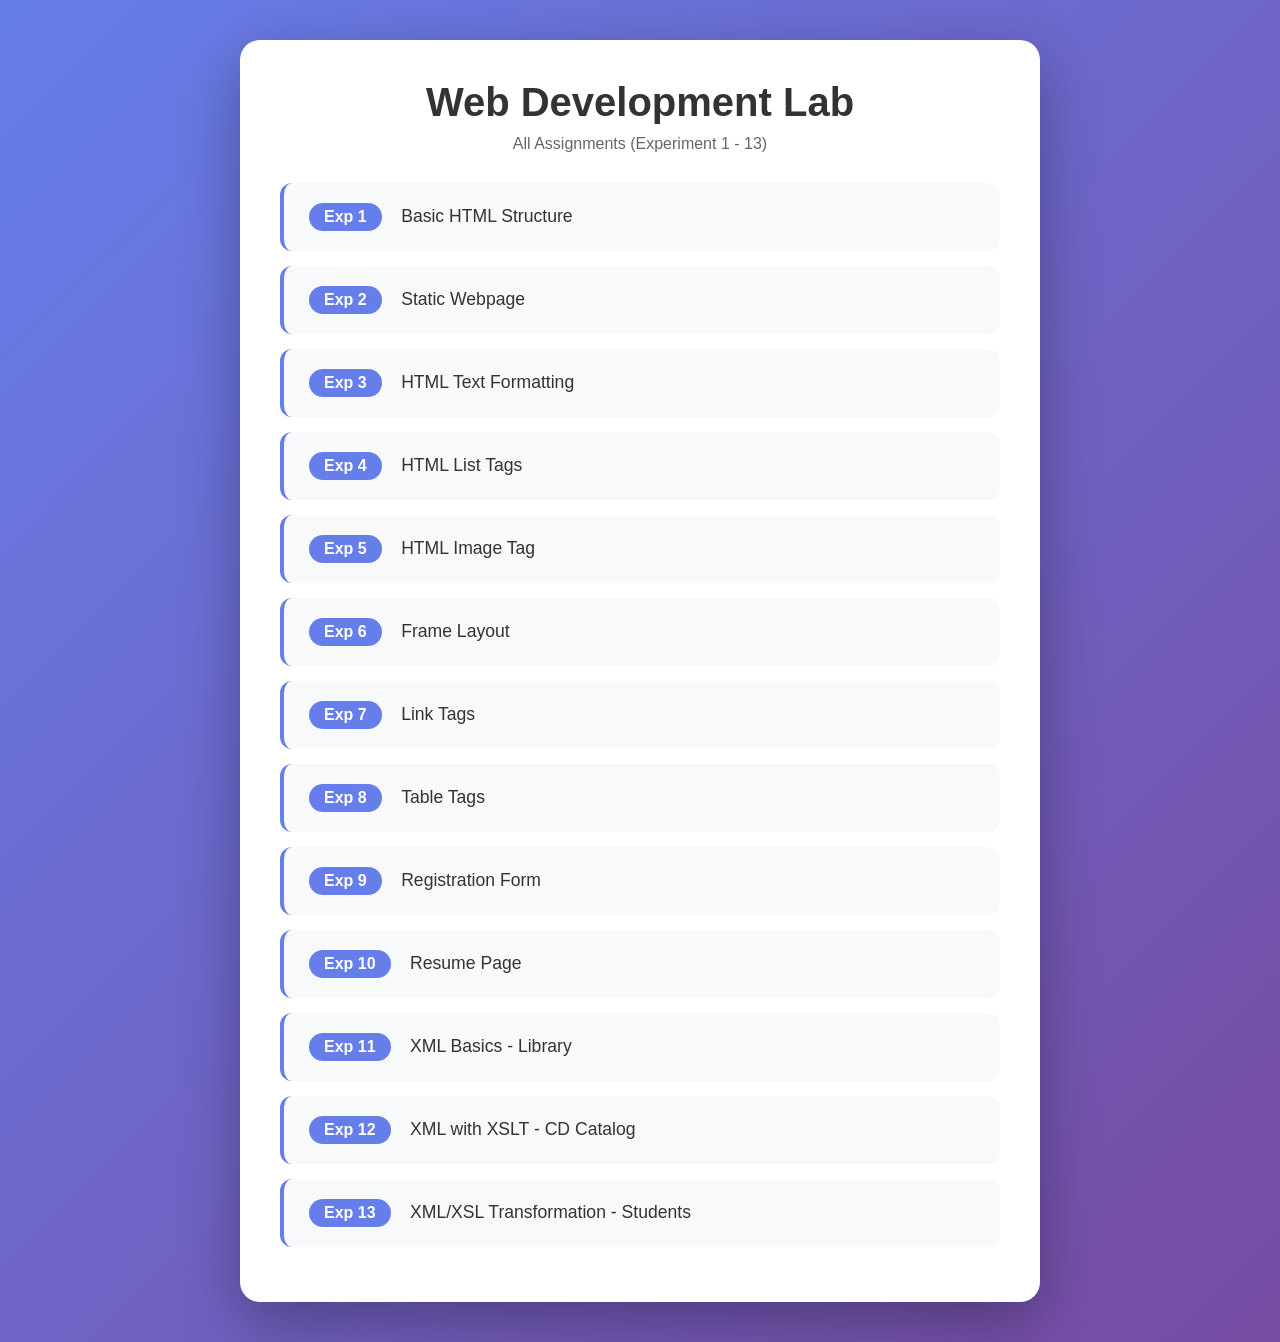
<file: index.html>
<!DOCTYPE html>
<html lang="en">
<head>
    <meta charset="UTF-8">
    <meta name="viewport" content="width=device-width, initial-scale=1.0">
    <title>Web Development Assignments</title>
    <style>
        * {
            margin: 0;
            padding: 0;
            box-sizing: border-box;
        }
        body {
            font-family: 'Segoe UI', Tahoma, Geneva, Verdana, sans-serif;
            background: linear-gradient(135deg, #667eea 0%, #764ba2 100%);
            min-height: 100vh;
            padding: 40px 20px;
        }
        .container {
            max-width: 800px;
            margin: 0 auto;
            background: white;
            border-radius: 20px;
            padding: 40px;
            box-shadow: 0 20px 60px rgba(0,0,0,0.3);
        }
        h1 {
            text-align: center;
            color: #333;
            margin-bottom: 10px;
            font-size: 2.5rem;
        }
        .subtitle {
            text-align: center;
            color: #666;
            margin-bottom: 30px;
        }
        .assignments-list {
            list-style: none;
        }
        .assignments-list li {
            margin-bottom: 15px;
        }
        .assignments-list a {
            display: block;
            padding: 20px 25px;
            background: #f8f9fa;
            border-radius: 12px;
            text-decoration: none;
            color: #333;
            transition: all 0.3s ease;
            border-left: 4px solid #667eea;
        }
        .assignments-list a:hover {
            background: #667eea;
            color: white;
            transform: translateX(10px);
            box-shadow: 0 5px 20px rgba(102, 126, 234, 0.4);
        }
        .exp-number {
            display: inline-block;
            background: #667eea;
            color: white;
            padding: 5px 15px;
            border-radius: 20px;
            font-weight: bold;
            margin-right: 15px;
            transition: all 0.3s ease;
        }
        .assignments-list a:hover .exp-number {
            background: white;
            color: #667eea;
        }
        .exp-title {
            font-size: 1.1rem;
        }
    </style>
</head>
<body>
    <div class="container">
        <h1>Web Development Lab</h1>
        <p class="subtitle">All Assignments (Experiment 1 - 13)</p>
        
        <ul class="assignments-list">
            <li>
                <a href="Exp%201.html">
                    <span class="exp-number">Exp 1</span>
                    <span class="exp-title">Basic HTML Structure</span>
                </a>
            </li>
            <li>
                <a href="Exp%202%20.html">
                    <span class="exp-number">Exp 2</span>
                    <span class="exp-title">Static Webpage</span>
                </a>
            </li>
            <li>
                <a href="Exp%203.html">
                    <span class="exp-number">Exp 3</span>
                    <span class="exp-title">HTML Text Formatting</span>
                </a>
            </li>
            <li>
                <a href="Exp%204.html">
                    <span class="exp-number">Exp 4</span>
                    <span class="exp-title">HTML List Tags</span>
                </a>
            </li>
            <li>
                <a href="Exp%205.html">
                    <span class="exp-number">Exp 5</span>
                    <span class="exp-title">HTML Image Tag </span>
                </a>
            </li>
            <li>
                <a href="Exp%206.html">
                    <span class="exp-number">Exp 6</span>
                    <span class="exp-title">Frame Layout</span>
                </a>
            </li>
            <li>
                <a href="Exp%207.html">
                    <span class="exp-number">Exp 7</span>
                    <span class="exp-title">Link Tags</span>
                </a>
            </li>
            <li>
                <a href="Exp%208.html">
                    <span class="exp-number">Exp 8</span>
                    <span class="exp-title">Table Tags</span>
                </a>
            </li>
            <li>
                <a href="Exp%209.html">
                    <span class="exp-number">Exp 9</span>
                    <span class="exp-title">Registration Form</span>
                </a>
            </li>
            <li>
                <a href="Exp10/index.html">
                    <span class="exp-number">Exp 10</span>
                    <span class="exp-title">Resume Page</span>
                </a>
            </li>
            <li>
                <a href="Exp11/library.xml">
                    <span class="exp-number">Exp 11</span>
                    <span class="exp-title">XML Basics - Library</span>
                </a>
            </li>
            <li>
                <a href="Exp%2012/cdcatlog_output.htm">
                    <span class="exp-number">Exp 12</span>
                    <span class="exp-title">XML with XSLT - CD Catalog</span>
                </a>
            </li>
            <li>
                <a href="Exp%2013/students_output.htm">
                    <span class="exp-number">Exp 13</span>
                    <span class="exp-title">XML/XSL Transformation - Students</span>
                </a>
            </li>
        </ul>
    </div>
</body>
</html>
</file>
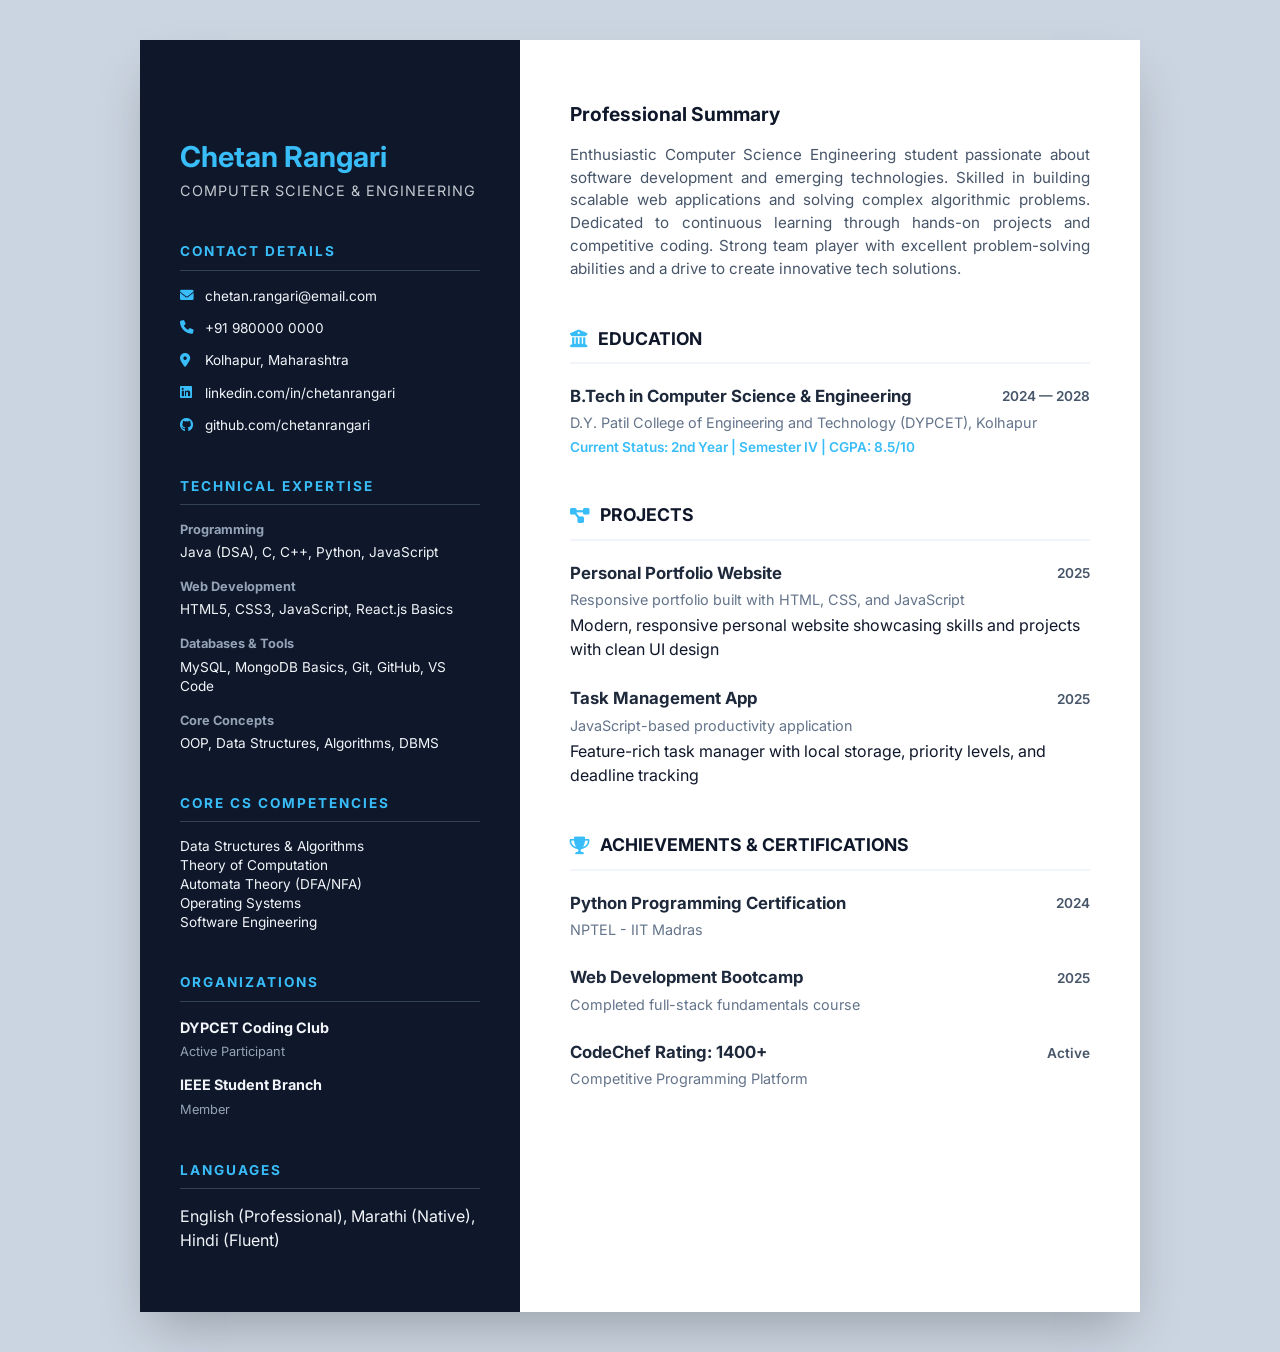
<file: Exp10/index.html>
<!DOCTYPE html>
<html lang="en">
<head>
    <meta charset="UTF-8">
    <meta name="viewport" content="width=device-width, initial-scale=1.0">
    <title>Chetan Rangari | Professional Resume</title>
    <link rel="stylesheet" href="style.css">
    <link rel="stylesheet" href="https://cdnjs.cloudflare.com/ajax/libs/font-awesome/6.0.0/css/all.min.css">
    <link href="https://fonts.googleapis.com/css2?family=Inter:wght@300;400;600;700&display=swap" rel="stylesheet">
</head>
<body>
    <div class="resume-container">
        <aside class="sidebar">
            <div class="sidebar-content">
                <section class="side-block">
                    <h1 class="name">Chetan Rangari</h1>
                    <p class="title">Computer Science & Engineering</p>
                </section>

                <section class="side-block">
                    <h3 class="side-title">Contact Details</h3>
                    <ul class="contact-list">
                        <li><i class="fas fa-envelope"></i> chetan.rangari@email.com</li>
                        <li><i class="fas fa-phone"></i> +91 980000 0000</li>
                        <li><i class="fas fa-map-marker-alt"></i> Kolhapur, Maharashtra</li>
                        <li><i class="fab fa-linkedin"></i> linkedin.com/in/chetanrangari</li>
                        <li><i class="fab fa-github"></i> github.com/chetanrangari</li>
                    </ul>
                </section>

                <section class="side-block">
                    <h3 class="side-title">Technical Expertise</h3>
                    <div class="skill-group">
                        <h4>Programming</h4>
                        <p>Java (DSA), C, C++, Python, JavaScript</p>
                    </div>
                    <div class="skill-group">
                        <h4>Web Development</h4>
                        <p>HTML5, CSS3, JavaScript, React.js Basics</p>
                    </div>
                    <div class="skill-group">
                        <h4>Databases & Tools</h4>
                        <p>MySQL, MongoDB Basics, Git, GitHub, VS Code</p>
                    </div>
                    <div class="skill-group">
                        <h4>Core Concepts</h4>
                        <p>OOP, Data Structures, Algorithms, DBMS</p>
                    </div>
                </section>

                <section class="side-block">
                    <h3 class="side-title">Core CS Competencies</h3>
                    <ul class="simple-list">
                        <li>Data Structures & Algorithms</li>
                        <li>Theory of Computation</li>
                        <li>Automata Theory (DFA/NFA)</li>
                        <li>Operating Systems</li>
                        <li>Software Engineering</li>
                    </ul>
                </section>

                <section class="side-block">
                    <h3 class="side-title">Organizations</h3>
                    <div class="org-item">
                        <strong>DYPCET Coding Club</strong>
                        <span>Active Participant</span>
                    </div>
                    <div class="org-item">
                        <strong>IEEE Student Branch</strong>
                        <span>Member</span>
                    </div>
                </section>

                <section class="side-block">
                    <h3 class="side-title">Languages</h3>
                    <p>English (Professional), Marathi (Native), Hindi (Fluent)</p>
                </section>
            </div>
        </aside>

        <main class="main-body">
            <header class="main-header">
                <h2>Professional Summary</h2>
                <p>
                    Enthusiastic Computer Science Engineering student passionate about software development and emerging technologies. Skilled in building scalable web applications and solving complex algorithmic problems. Dedicated to continuous learning through hands-on projects and competitive coding. Strong team player with excellent problem-solving abilities and a drive to create innovative tech solutions.
                </p>
            </header>

            <section class="main-section">
                <h2 class="section-heading"><i class="fas fa-university"></i> Education</h2>
                <div class="exp-item">
                    <div class="exp-header">
                        <h3>B.Tech in Computer Science & Engineering</h3>
                        <span class="exp-date">2024 — 2028</span>
                    </div>
                    <p class="institution">D.Y. Patil College of Engineering and Technology (DYPCET), Kolhapur</p>
                    <p class="status">Current Status: 2nd Year | Semester IV | CGPA: 8.5/10</p>
                </div>
            </section>

            <section class="main-section">
                <h2 class="section-heading"><i class="fas fa-project-diagram"></i> Projects</h2>
                <div class="exp-item">
                    <div class="exp-header">
                        <h3>Personal Portfolio Website</h3>
                        <span class="exp-date">2025</span>
                    </div>
                    <p class="institution">Responsive portfolio built with HTML, CSS, and JavaScript</p>
                    <p>Modern, responsive personal website showcasing skills and projects with clean UI design</p>
                </div>
                <div class="exp-item">
                    <div class="exp-header">
                        <h3>Task Management App</h3>
                        <span class="exp-date">2025</span>
                    </div>
                    <p class="institution">JavaScript-based productivity application</p>
                    <p>Feature-rich task manager with local storage, priority levels, and deadline tracking</p>
                </div>
            </section>

            <section class="main-section">
                <h2 class="section-heading"><i class="fas fa-trophy"></i> Achievements & Certifications</h2>
                <div class="exp-item">
                    <div class="exp-header">
                        <h3>Python Programming Certification</h3>
                        <span class="exp-date">2024</span>
                    </div>
                    <p class="institution">NPTEL - IIT Madras</p>
                </div>
                <div class="exp-item">
                    <div class="exp-header">
                        <h3>Web Development Bootcamp</h3>
                        <span class="exp-date">2025</span>
                    </div>
                    <p class="institution">Completed full-stack fundamentals course</p>
                </div>
                <div class="exp-item">
                    <div class="exp-header">
                        <h3>CodeChef Rating: 1400+</h3>
                        <span class="exp-date">Active</span>
                    </div>
                    <p class="institution">Competitive Programming Platform</p>
                </div>
            </section>

        </main>
    </div>
</body>
</html>
</file>
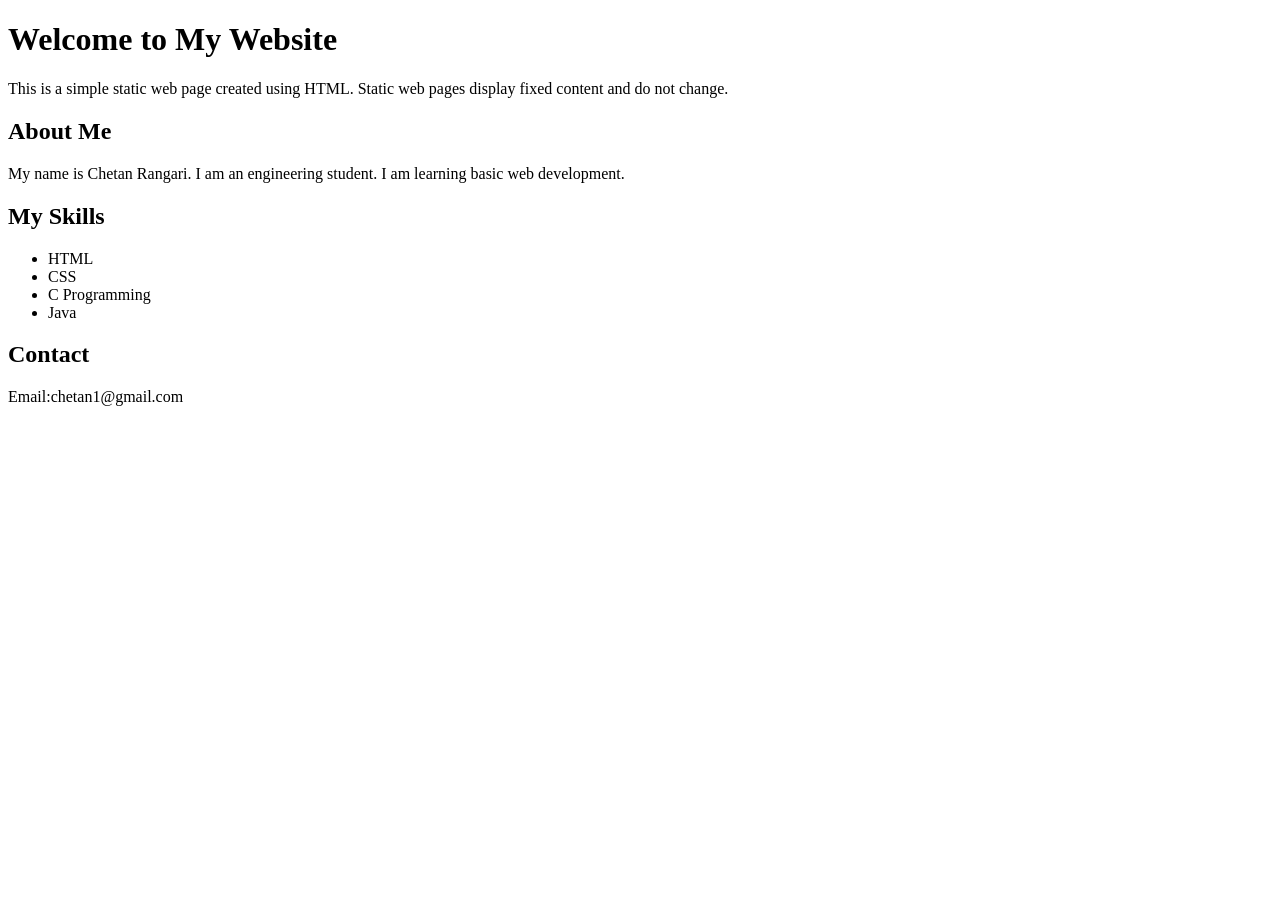
<file: Exp 2 .html>
<!DOCTYPE html>
<html>
<head>
    <title>My Static Web Page</title>
</head>

<body>

    <h1>Welcome to My Website</h1>

    <p>
        This is a simple static web page created using HTML.
        Static web pages display fixed content and do not change.
    </p>

    <h2>About Me</h2>
    <p>
        My name is Chetan Rangari. I am an engineering student.
        I am learning basic web development.
    </p>

    <h2>My Skills</h2>
    <ul>
        <li>HTML</li>
        <li>CSS</li>
        <li>C Programming</li>
        <li>Java</li>
    </ul>

    <h2>Contact</h2>
    <p>
        Email:chetan1@gmail.com
    </p>

</body>
</html>
</file>
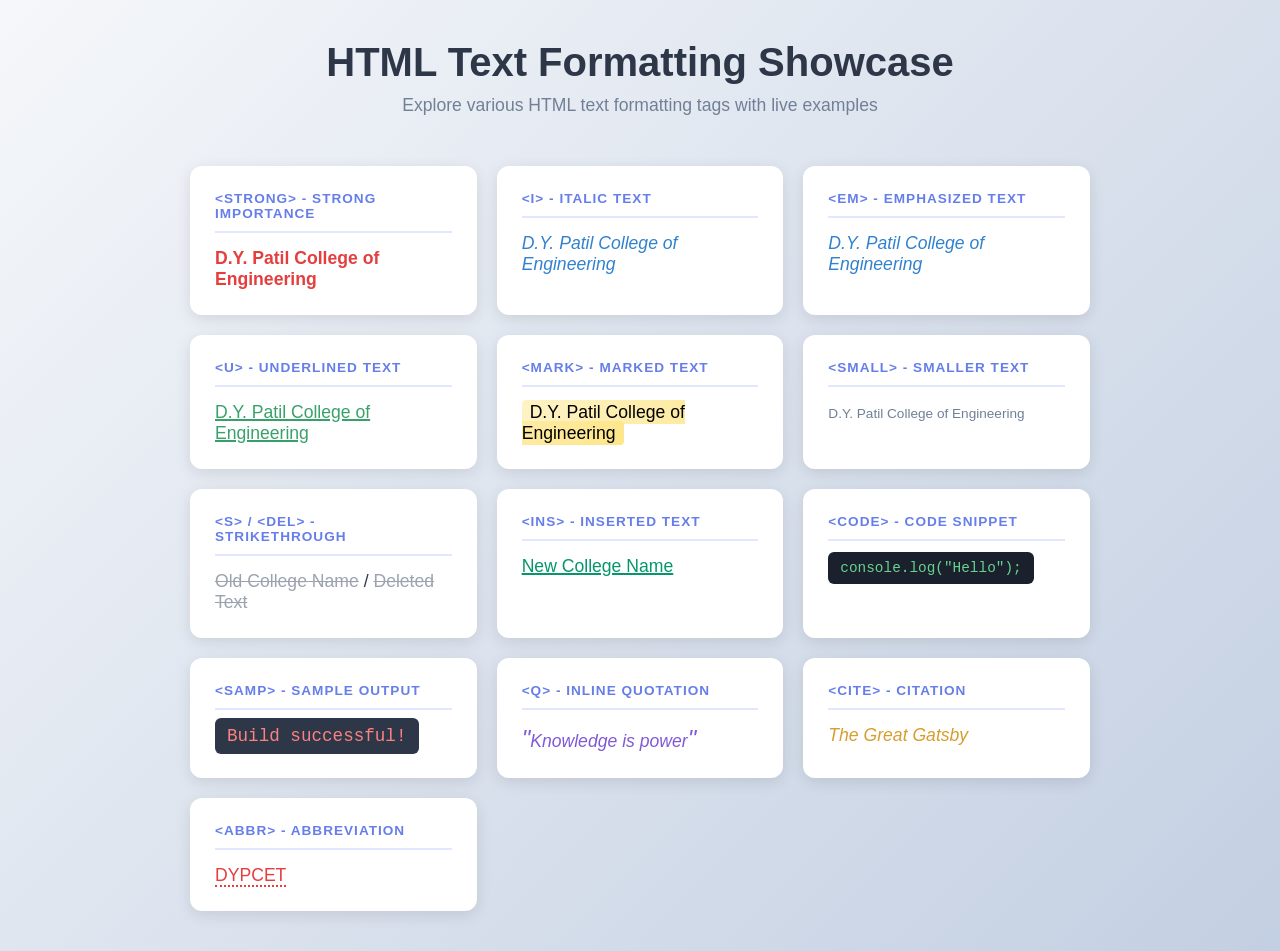
<file: Exp 3.html>
<!DOCTYPE html>
<html lang="en">
<head>
    <meta charset="UTF-8">
    <meta name="viewport" content="width=device-width, initial-scale=1.0">
    <title>HTML Text Formatting Showcase</title>
    <style>
        * {
            margin: 0;
            padding: 0;
            box-sizing: border-box;
        }

        body {
            font-family: 'Segoe UI', Tahoma, Geneva, Verdana, sans-serif;
            background: linear-gradient(135deg, #f5f7fa 0%, #c3cfe2 100%);
            min-height: 100vh;
            padding: 40px 20px;
        }

        .container {
            max-width: 900px;
            margin: 0 auto;
        }

        header {
            text-align: center;
            margin-bottom: 50px;
        }

        header h1 {
            color: #2d3748;
            font-size: 2.5rem;
            margin-bottom: 10px;
        }

        header p {
            color: #718096;
            font-size: 1.1rem;
        }

        .format-grid {
            display: grid;
            grid-template-columns: repeat(auto-fit, minmax(280px, 1fr));
            gap: 20px;
        }

        .format-card {
            background: white;
            border-radius: 12px;
            padding: 25px;
            box-shadow: 0 4px 15px rgba(0, 0, 0, 0.1);
            transition: transform 0.3s, box-shadow 0.3s;
        }

        .format-card:hover {
            transform: translateY(-5px);
            box-shadow: 0 8px 25px rgba(0, 0, 0, 0.15);
        }

        .tag-name {
            font-size: 0.85rem;
            color: #667eea;
            font-weight: 700;
            text-transform: uppercase;
            letter-spacing: 1px;
            margin-bottom: 15px;
            padding-bottom: 10px;
            border-bottom: 2px solid #e0e7ff;
        }

        .example {
            font-size: 1.1rem;
            color: #2d3748;
        }

        strong { color: #e53e3e; }
        i, em { color: #3182ce; font-style: italic; }
        u { color: #38a169; text-decoration: underline; text-decoration-color: #38a169; text-decoration-thickness: 2px; }
        mark { background: linear-gradient(120deg, #fef3c7 0%, #fde68a 100%); padding: 2px 8px; border-radius: 4px; }
        small { color: #718096; font-size: 0.85rem; }
        s, del { color: #9ca3af; text-decoration: line-through; }
        ins { color: #059669; text-decoration: underline; text-decoration-color: #059669; text-decoration-thickness: 2px; }
        code { background: #1a202c; color: #68d391; padding: 8px 12px; border-radius: 6px; font-family: 'Consolas', monospace; font-size: 0.9rem; }
        samp { background: #2d3748; color: #fc8181; padding: 8px 12px; border-radius: 6px; font-family: 'Consolas', monospace; }
        q { color: #805ad5; font-style: italic; }
        q::before { content: '"'; color: #805ad5; font-size: 1.5rem; }
        q::after { content: '"'; color: #805ad5; font-size: 1.5rem; }
        cite { color: #d69e2e; font-style: italic; }
        abbr { color: #e53e3e; border-bottom: 2px dotted #e53e3e; cursor: help; text-decoration: none; }
    </style>
</head>
<body>
    <div class="container">
        <header>
            <h1>HTML Text Formatting Showcase</h1>
            <p>Explore various HTML text formatting tags with live examples</p>
        </header>

        <div class="format-grid">
            <div class="format-card">
                <div class="tag-name">&lt;strong&gt; - Strong Importance</div>
                <div class="example"><strong>D.Y. Patil College of Engineering</strong></div>
            </div>

            <div class="format-card">
                <div class="tag-name">&lt;i&gt; - Italic Text</div>
                <div class="example"><i>D.Y. Patil College of Engineering</i></div>
            </div>

            <div class="format-card">
                <div class="tag-name">&lt;em&gt; - Emphasized Text</div>
                <div class="example"><em>D.Y. Patil College of Engineering</em></div>
            </div>

            <div class="format-card">
                <div class="tag-name">&lt;u&gt; - Underlined Text</div>
                <div class="example"><u>D.Y. Patil College of Engineering</u></div>
            </div>

            <div class="format-card">
                <div class="tag-name">&lt;mark&gt; - Marked Text</div>
                <div class="example"><mark>D.Y. Patil College of Engineering</mark></div>
            </div>

            <div class="format-card">
                <div class="tag-name">&lt;small&gt; - Smaller Text</div>
                <div class="example"><small>D.Y. Patil College of Engineering</small></div>
            </div>

            <div class="format-card">
                <div class="tag-name">&lt;s&gt; / &lt;del&gt; - Strikethrough</div>
                <div class="example"><s>Old College Name</s> / <del>Deleted Text</del></div>
            </div>

            <div class="format-card">
                <div class="tag-name">&lt;ins&gt; - Inserted Text</div>
                <div class="example"><ins>New College Name</ins></div>
            </div>

            <div class="format-card">
                <div class="tag-name">&lt;code&gt; - Code Snippet</div>
                <div class="example"><code>console.log("Hello");</code></div>
            </div>

            <div class="format-card">
                <div class="tag-name">&lt;samp&gt; - Sample Output</div>
                <div class="example"><samp>Build successful!</samp></div>
            </div>

            <div class="format-card">
                <div class="tag-name">&lt;q&gt; - Inline Quotation</div>
                <div class="example"><q>Knowledge is power</q></div>
            </div>

            <div class="format-card">
                <div class="tag-name">&lt;cite&gt; - Citation</div>
                <div class="example"><cite>The Great Gatsby</cite></div>
            </div>

            <div class="format-card">
                <div class="tag-name">&lt;abbr&gt; - Abbreviation</div>
                <div class="example"><abbr title="D.Y. Patil College of Engineering and Technology">DYPCET</abbr></div>
            </div>
        </div>
    </div>
</body>
</html>
</file>
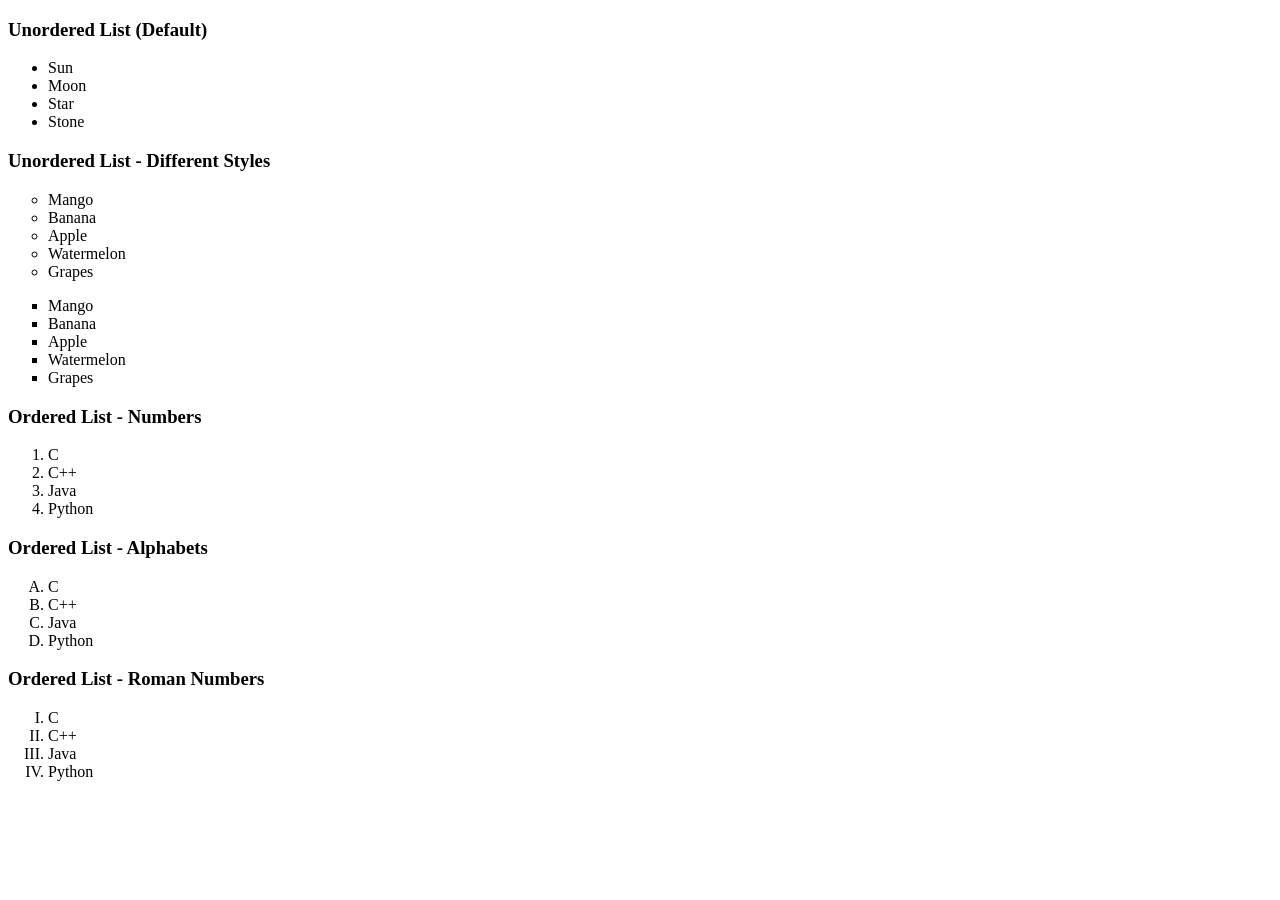
<file: Exp 4.html>
<!DOCTYPE html>
<html>
<head>
    <title>All HTML List Tags</title>
</head>

<body>

    <h3>Unordered List (Default)</h3>
    <ul>
        <li>Sun</li>
        <li>Moon</li>
        <li>Star</li>
        <li>Stone</li>
    </ul>

    <h3>Unordered List - Different Styles</h3>

    <ul type="circle">
        <li>Mango</li>
        <li>Banana</li>
        <li>Apple</li>
        <li>Watermelon</li>
        <li>Grapes</li>
    </ul>

    <ul type="square">
        <li>Mango</li>
        <li>Banana</li>
        <li>Apple</li>
        <li>Watermelon</li>
        <li>Grapes</li>
    </ul>

    <h3>Ordered List - Numbers</h3>
    <ol type="1">
        <li>C</li>
        <li>C++</li>
        <li>Java</li>
        <li>Python</li>
    </ol>

    <h3>Ordered List - Alphabets</h3>
    <ol type="A">
        <li>C</li>
        <li>C++</li>
        <li>Java</li>
        <li>Python</li>
    </ol>

    <h3>Ordered List - Roman Numbers</h3>
    <ol type="I">
        <li>C</li>
        <li>C++</li>
        <li>Java</li>
        <li>Python</li>
    </ol>

</body>
</html>
</file>
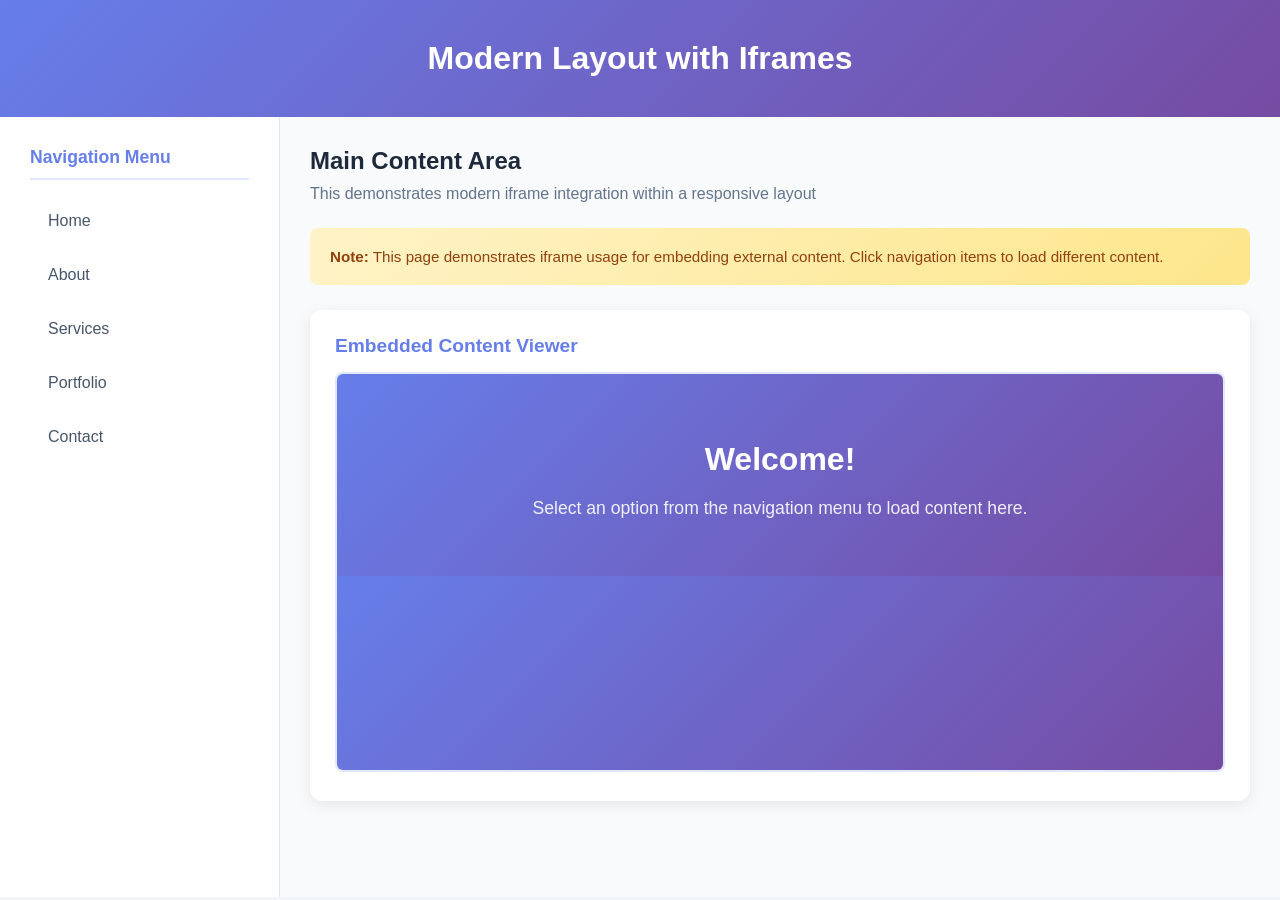
<file: Exp 6.html>
<!DOCTYPE html>
<html lang="en">
<head>
    <meta charset="UTF-8">
    <meta name="viewport" content="width=device-width, initial-scale=1.0">
    <title>Modern Layout with Iframes</title>
    <style>
        * {
            margin: 0;
            padding: 0;
            box-sizing: border-box;
        }

        body {
            font-family: 'Segoe UI', Tahoma, Geneva, Verdana, sans-serif;
            background: #f1f5f9;
            min-height: 100vh;
        }

        .header {
            background: linear-gradient(135deg, #667eea 0%, #764ba2 100%);
            color: white;
            text-align: center;
            padding: 40px 20px;
        }

        .header h1 {
            font-size: 2rem;
            font-weight: 600;
        }

        .layout-container {
            display: grid;
            grid-template-columns: 280px 1fr;
            min-height: calc(100vh - 120px);
            max-width: 1400px;
            margin: 0 auto;
        }

        .sidebar {
            background: white;
            padding: 30px;
            border-right: 1px solid #e2e8f0;
        }

        .sidebar h3 {
            color: #667eea;
            font-size: 1.1rem;
            margin-bottom: 20px;
            padding-bottom: 10px;
            border-bottom: 2px solid #e0e7ff;
        }

        .nav-menu {
            list-style: none;
        }

        .nav-menu li {
            margin-bottom: 12px;
        }

        .nav-menu a {
            display: block;
            padding: 12px 18px;
            color: #475569;
            text-decoration: none;
            border-radius: 8px;
            transition: all 0.3s;
        }

        .nav-menu a:hover {
            background: #e0e7ff;
            color: #667eea;
        }

        .main-content {
            padding: 30px;
            background: #f8fafc;
        }

        .content-header {
            margin-bottom: 25px;
        }

        .content-header h2 {
            color: #1e293b;
            font-size: 1.5rem;
            margin-bottom: 10px;
        }

        .content-header p {
            color: #64748b;
        }

        .iframe-container {
            background: white;
            border-radius: 12px;
            padding: 25px;
            box-shadow: 0 4px 15px rgba(0, 0, 0, 0.08);
        }

        .iframe-container h3 {
            color: #667eea;
            margin-bottom: 15px;
            font-size: 1.2rem;
        }

        iframe {
            width: 100%;
            height: 400px;
            border: 2px solid #e0e7ff;
            border-radius: 8px;
            background: white;
        }

        .info-box {
            background: linear-gradient(135deg, #fef3c7 0%, #fde68a 100%);
            border-radius: 8px;
            padding: 20px;
            margin-bottom: 25px;
        }

        .info-box p {
            color: #92400e;
            font-size: 0.95rem;
        }
    </style>
</head>
<body>
    <div class="header">
        <h1>Modern Layout with Iframes</h1>
    </div>

    <div class="layout-container">
        <aside class="sidebar">
            <h3>Navigation Menu</h3>
            <ul class="nav-menu">
                <li><a href="#" onclick="loadContent('home')">Home</a></li>
                <li><a href="#" onclick="loadContent('about')">About</a></li>
                <li><a href="#" onclick="loadContent('services')">Services</a></li>
                <li><a href="#" onclick="loadContent('portfolio')">Portfolio</a></li>
                <li><a href="#" onclick="loadContent('contact')">Contact</a></li>
            </ul>
        </aside>

        <main class="main-content">
            <div class="content-header">
                <h2>Main Content Area</h2>
                <p>This demonstrates modern iframe integration within a responsive layout</p>
            </div>

            <div class="info-box">
                <p><strong>Note:</strong> This page demonstrates iframe usage for embedding external content. Click navigation items to load different content.</p>
            </div>

            <div class="iframe-container">
                <h3>Embedded Content Viewer</h3>
                <iframe id="contentFrame" srcdoc='
                    <html>
                    <head>
                        <style>
                            body {
                                font-family: Arial, sans-serif;
                                padding: 40px;
                                text-align: center;
                                background: linear-gradient(135deg, #667eea 0%, #764ba2 100%);
                                color: white;
                                margin: 0;
                            }
                            h2 { font-size: 2rem; margin-bottom: 20px; }
                            p { font-size: 1.1rem; opacity: 0.9; }
                        </style>
                    </head>
                    <body>
                        <h2>Welcome!</h2>
                        <p>Select an option from the navigation menu to load content here.</p>
                    </body>
                    </html>
                '></iframe>
            </div>
        </main>
    </div>

    <script>
        function loadContent(page) {
            const frame = document.getElementById('contentFrame');
            const content = {
                home: '<h2>Home Page</h2><p>Welcome to the home section of this demo.</p>',
                about: '<h2>About Us</h2><p>This is a demonstration of modern iframe usage.</p>',
                services: '<h2>Our Services</h2><p>We provide web development and design services.</p>',
                portfolio: '<h2>Portfolio</h2><p>Check out our latest projects and achievements.</p>',
                contact: '<h2>Contact Us</h2><p>Get in touch through our contact form.</p>'
            };
            
            frame.srcdoc = `
                <html>
                <head>
                    <style>
                        body {
                            font-family: Arial, sans-serif;
                            padding: 40px;
                            text-align: center;
                            background: linear-gradient(135deg, #667eea 0%, #764ba2 100%);
                            color: white;
                            margin: 0;
                            min-height: 100vh;
                            display: flex;
                            flex-direction: column;
                            justify-content: center;
                            align-items: center;
                        }
                        h2 { font-size: 2rem; margin-bottom: 20px; }
                        p { font-size: 1.1rem; opacity: 0.9; }
                    </style>
                </head>
                <body>${content[page] || content.home}</body>
                </html>
            `;
        }
    </script>
</body>
</html>
</file>
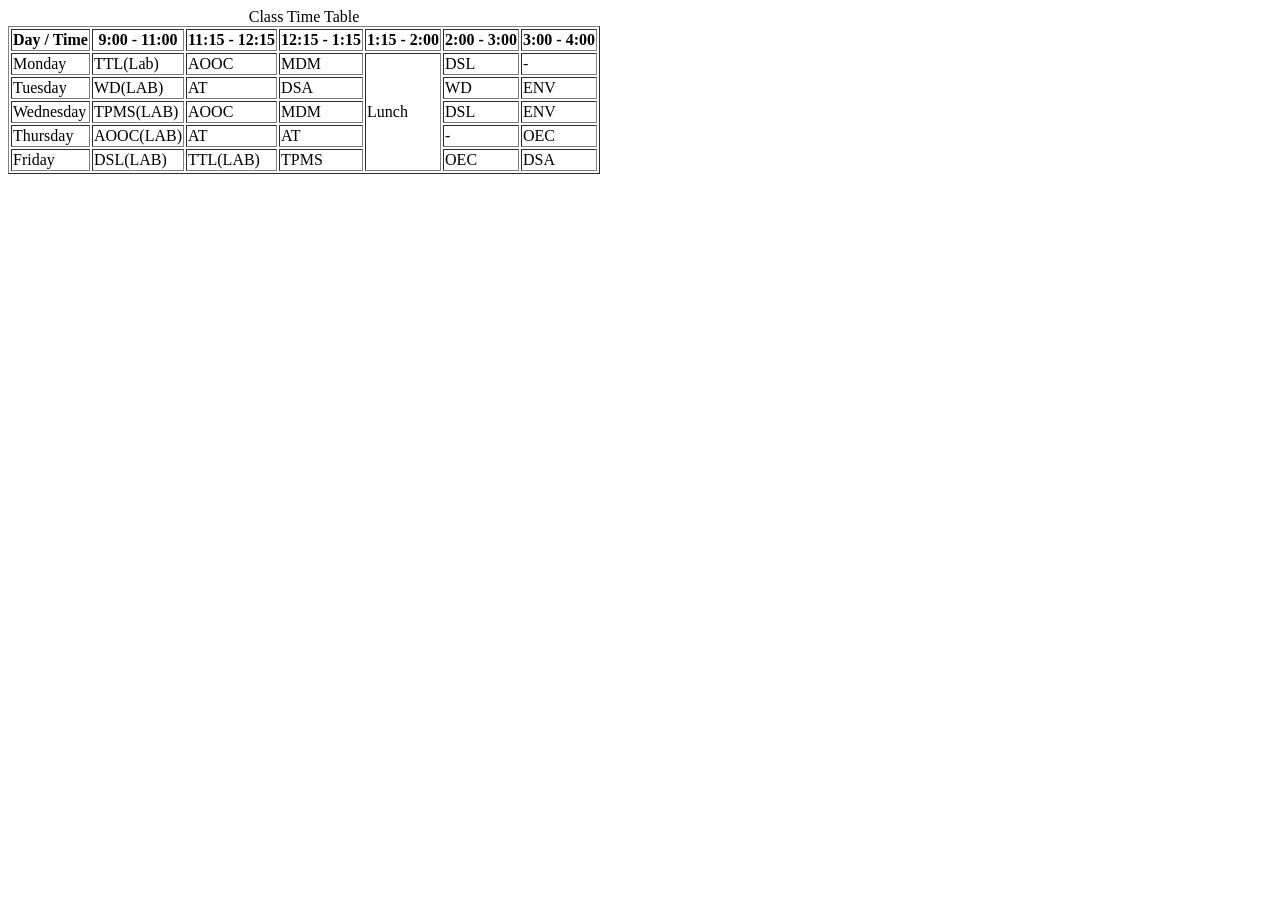
<file: Exp 8.html>
<!DOCTYPE html>
<html>
<head>
<title>Class Time Table</title>
</head>

<body>

<table border ="1">
<caption>Class Time Table</caption>

<tr>
<th>Day / Time</th>
<th>9:00 - 11:00</th>
<th>11:15 - 12:15</th>
<th>12:15 - 1:15</th>
<th>1:15 - 2:00</th>
<th>2:00 - 3:00</th>
<th>3:00 - 4:00</th>
</tr>

<tr>
<td>Monday</td>
<td>TTL(Lab)</td>
<td>AOOC</td>
<td>MDM</td>
<td rowspan="5"> Lunch </td>
<td>DSL</td>
<td>-</td>
</tr>

<tr>
<td>Tuesday</td>
<td>WD(LAB)</td>
<td>AT</td>
<td>DSA</td>
<td>WD</td>
<td>ENV</td>
</tr>

<tr>
<td>Wednesday</td>
<td>TPMS(LAB)</td>
<td>AOOC</td>
<td>MDM</td>
<td>DSL</td>
<td>ENV</td>
</tr>

<tr>
<td>Thursday</td>
<td>AOOC(LAB)</td>
<td>AT</td>
<td>AT</td>
<td>-</td>
<td>OEC</td>
</tr>

<tr>
<td>Friday</td>
<td>DSL(LAB)</td>
<td>TTL(LAB)</td>
<td>TPMS</td>
<td>OEC</td>
<td>DSA</td>
</tr>

</table>

</body>
</html>
</file>
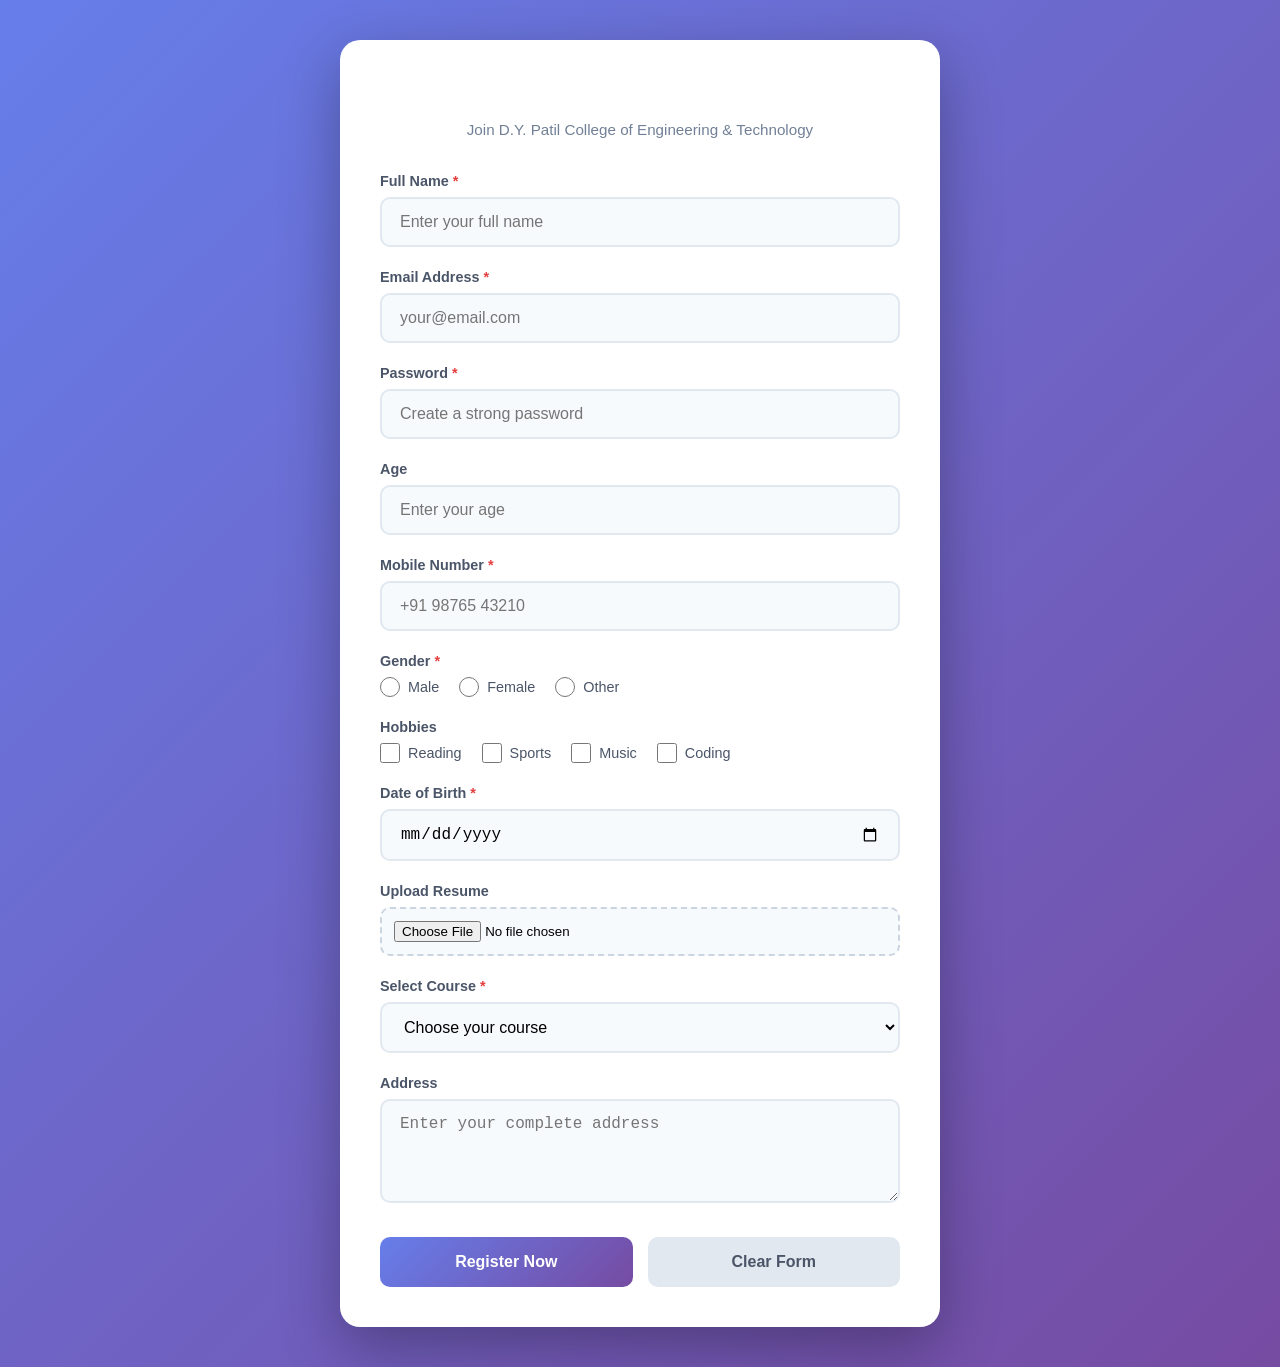
<file: Exp 9.html>
<!DOCTYPE html>
<html lang="en">
<head>
    <meta charset="UTF-8">
    <meta name="viewport" content="width=device-width, initial-scale=1.0">
    <title>Student Registration | DYPCET</title>
    <style>
        * {
            margin: 0;
            padding: 0;
            box-sizing: border-box;
        }

        body {
            font-family: 'Segoe UI', Tahoma, Geneva, Verdana, sans-serif;
            background: linear-gradient(135deg, #667eea 0%, #764ba2 100%);
            min-height: 100vh;
            padding: 40px 20px;
        }

        .container {
            max-width: 600px;
            margin: 0 auto;
        }

        .form-wrapper {
            background: white;
            border-radius: 20px;
            padding: 40px;
            box-shadow: 0 20px 60px rgba(0, 0, 0, 0.3);
        }

        header {
            text-align: center;
            margin-bottom: 35px;
        }

        header h1 {
            color: #ffffff;
            font-size: 1.8rem;
            margin-bottom: 8px;
        }

        header p {
            color: #718096;
            font-size: 0.95rem;
        }

        .form-group {
            margin-bottom: 22px;
        }

        label {
            display: block;
            color: #4a5568;
            font-weight: 600;
            font-size: 0.9rem;
            margin-bottom: 8px;
        }

        input[type="text"],
        input[type="email"],
        input[type="password"],
        input[type="number"],
        input[type="tel"],
        input[type="date"],
        select,
        textarea {
            width: 100%;
            padding: 14px 18px;
            border: 2px solid #e2e8f0;
            border-radius: 10px;
            font-size: 1rem;
            transition: border-color 0.3s, box-shadow 0.3s;
            background: #f7fafc;
        }

        input:focus,
        select:focus,
        textarea:focus {
            outline: none;
            border-color: #667eea;
            box-shadow: 0 0 0 4px rgba(102, 126, 234, 0.1);
            background: white;
        }

        .radio-group,
        .checkbox-group {
            display: flex;
            gap: 20px;
            flex-wrap: wrap;
        }

        .radio-item,
        .checkbox-item {
            display: flex;
            align-items: center;
            gap: 8px;
        }

        input[type="radio"],
        input[type="checkbox"] {
            width: 20px;
            height: 20px;
            accent-color: #667eea;
            cursor: pointer;
        }

        .radio-item label,
        .checkbox-item label {
            margin-bottom: 0;
            font-weight: 500;
            cursor: pointer;
        }

        input[type="file"] {
            padding: 12px;
            border: 2px dashed #cbd5e0;
            border-radius: 10px;
            background: #f7fafc;
            cursor: pointer;
            width: 100%;
        }

        input[type="file"]:hover {
            border-color: #667eea;
            background: #f0f4ff;
        }

        textarea {
            resize: vertical;
            min-height: 100px;
        }

        .btn-group {
            display: flex;
            gap: 15px;
            margin-top: 30px;
        }

        button {
            flex: 1;
            padding: 16px 30px;
            border: none;
            border-radius: 10px;
            font-size: 1rem;
            font-weight: 600;
            cursor: pointer;
            transition: transform 0.3s, box-shadow 0.3s;
        }

        .btn-submit {
            background: linear-gradient(135deg, #667eea 0%, #764ba2 100%);
            color: white;
        }

        .btn-submit:hover {
            transform: translateY(-2px);
            box-shadow: 0 8px 25px rgba(102, 126, 234, 0.4);
        }

        .btn-reset {
            background: #e2e8f0;
            color: #4a5568;
        }

        .btn-reset:hover {
            background: #cbd5e0;
            transform: translateY(-2px);
        }

        .required::after {
            content: " *";
            color: #e53e3e;
        }
    </style>
</head>
<body>
    <div class="container">
        <div class="form-wrapper">
            <header>
                <h1>Student Registration</h1>
                <p>Join D.Y. Patil College of Engineering & Technology</p>
            </header>

            <form>
                <div class="form-group">
                    <label for="name" class="required">Full Name</label>
                    <input type="text" id="name" name="name" placeholder="Enter your full name" required>
                </div>

                <div class="form-group">
                    <label for="email" class="required">Email Address</label>
                    <input type="email" id="email" name="email" placeholder="your@email.com" required>
                </div>

                <div class="form-group">
                    <label for="password" class="required">Password</label>
                    <input type="password" id="password" name="password" placeholder="Create a strong password" required>
                </div>

                <div class="form-group">
                    <label for="age">Age</label>
                    <input type="number" id="age" name="age" min="16" max="60" placeholder="Enter your age">
                </div>

                <div class="form-group">
                    <label for="mobile" class="required">Mobile Number</label>
                    <input type="tel" id="mobile" name="mobile" placeholder="+91 98765 43210" required>
                </div>

                <div class="form-group">
                    <label class="required">Gender</label>
                    <div class="radio-group">
                        <div class="radio-item">
                            <input type="radio" id="male" name="gender" value="male">
                            <label for="male">Male</label>
                        </div>
                        <div class="radio-item">
                            <input type="radio" id="female" name="gender" value="female">
                            <label for="female">Female</label>
                        </div>
                        <div class="radio-item">
                            <input type="radio" id="other" name="gender" value="other">
                            <label for="other">Other</label>
                        </div>
                    </div>
                </div>

                <div class="form-group">
                    <label>Hobbies</label>
                    <div class="checkbox-group">
                        <div class="checkbox-item">
                            <input type="checkbox" id="reading" name="hobbies" value="reading">
                            <label for="reading">Reading</label>
                        </div>
                        <div class="checkbox-item">
                            <input type="checkbox" id="sports" name="hobbies" value="sports">
                            <label for="sports">Sports</label>
                        </div>
                        <div class="checkbox-item">
                            <input type="checkbox" id="music" name="hobbies" value="music">
                            <label for="music">Music</label>
                        </div>
                        <div class="checkbox-item">
                            <input type="checkbox" id="coding" name="hobbies" value="coding">
                            <label for="coding">Coding</label>
                        </div>
                    </div>
                </div>

                <div class="form-group">
                    <label for="dob" class="required">Date of Birth</label>
                    <input type="date" id="dob" name="dob" required>
                </div>

                <div class="form-group">
                    <label for="resume">Upload Resume</label>
                    <input type="file" id="resume" name="resume" accept=".pdf,.doc,.docx">
                </div>

                <div class="form-group">
                    <label for="course" class="required">Select Course</label>
                    <select id="course" name="course" required>
                        <option value="">Choose your course</option>
                        <option value="bca">BCA</option>
                        <option value="bsc">BSc Computer Science</option>
                        <option value="btech">BTech Computer Science</option>
                        <option value="mca">MCA</option>
                    </select>
                </div>

                <div class="form-group">
                    <label for="address">Address</label>
                    <textarea id="address" name="address" rows="4" placeholder="Enter your complete address"></textarea>
                </div>

                <div class="btn-group">
                    <button type="submit" class="btn-submit">Register Now</button>
                    <button type="reset" class="btn-reset">Clear Form</button>
                </div>
            </form>
        </div>
    </div>
</body>
</html>
</file>
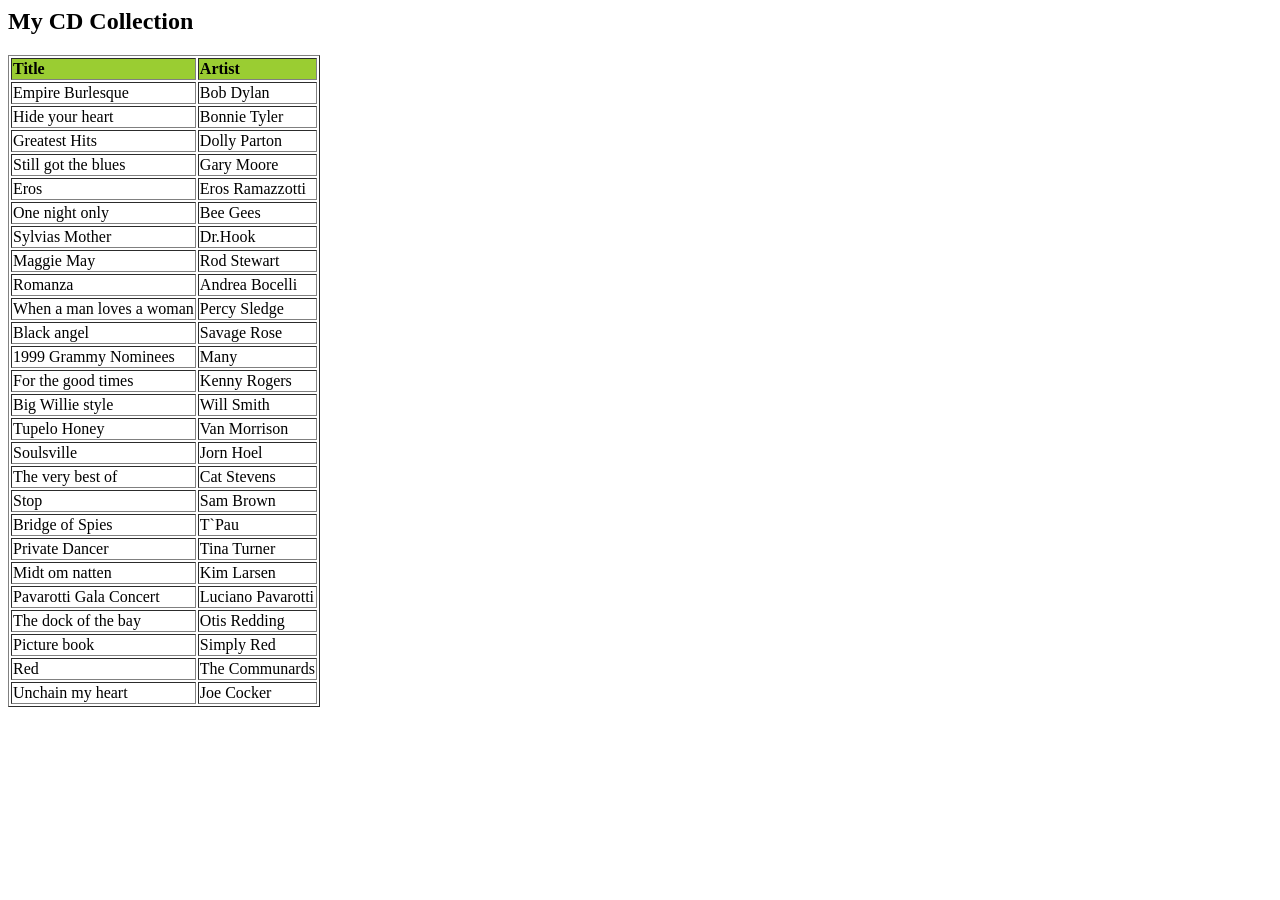
<file: Exp 12/cdcatlog_output.htm>
﻿<html>
  <body>
    <h2>My CD Collection</h2>
    <table border="1">
      <tr bgcolor="#9acd32">
        <th style="text-align:left">Title</th>
        <th style="text-align:left">Artist</th>
      </tr>
      <tr>
        <td>Empire Burlesque</td>
        <td>Bob Dylan</td>
      </tr>
      <tr>
        <td>Hide your heart</td>
        <td>Bonnie Tyler</td>
      </tr>
      <tr>
        <td>Greatest Hits</td>
        <td>Dolly Parton</td>
      </tr>
      <tr>
        <td>Still got the blues</td>
        <td>Gary Moore</td>
      </tr>
      <tr>
        <td>Eros</td>
        <td>Eros Ramazzotti</td>
      </tr>
      <tr>
        <td>One night only</td>
        <td>Bee Gees</td>
      </tr>
      <tr>
        <td>Sylvias Mother</td>
        <td>Dr.Hook</td>
      </tr>
      <tr>
        <td>Maggie May</td>
        <td>Rod Stewart</td>
      </tr>
      <tr>
        <td>Romanza</td>
        <td>Andrea Bocelli</td>
      </tr>
      <tr>
        <td>When a man loves a woman</td>
        <td>Percy Sledge</td>
      </tr>
      <tr>
        <td>Black angel</td>
        <td>Savage Rose</td>
      </tr>
      <tr>
        <td>1999 Grammy Nominees</td>
        <td>Many</td>
      </tr>
      <tr>
        <td>For the good times</td>
        <td>Kenny Rogers</td>
      </tr>
      <tr>
        <td>Big Willie style</td>
        <td>Will Smith</td>
      </tr>
      <tr>
        <td>Tupelo Honey</td>
        <td>Van Morrison</td>
      </tr>
      <tr>
        <td>Soulsville</td>
        <td>Jorn Hoel</td>
      </tr>
      <tr>
        <td>The very best of</td>
        <td>Cat Stevens</td>
      </tr>
      <tr>
        <td>Stop</td>
        <td>Sam Brown</td>
      </tr>
      <tr>
        <td>Bridge of Spies</td>
        <td>T`Pau</td>
      </tr>
      <tr>
        <td>Private Dancer</td>
        <td>Tina Turner</td>
      </tr>
      <tr>
        <td>Midt om natten</td>
        <td>Kim Larsen</td>
      </tr>
      <tr>
        <td>Pavarotti Gala Concert</td>
        <td>Luciano Pavarotti</td>
      </tr>
      <tr>
        <td>The dock of the bay</td>
        <td>Otis Redding</td>
      </tr>
      <tr>
        <td>Picture book</td>
        <td>Simply Red</td>
      </tr>
      <tr>
        <td>Red</td>
        <td>The Communards</td>
      </tr>
      <tr>
        <td>Unchain my heart</td>
        <td>Joe Cocker</td>
      </tr>
    </table>
  </body>
</html>
</file>
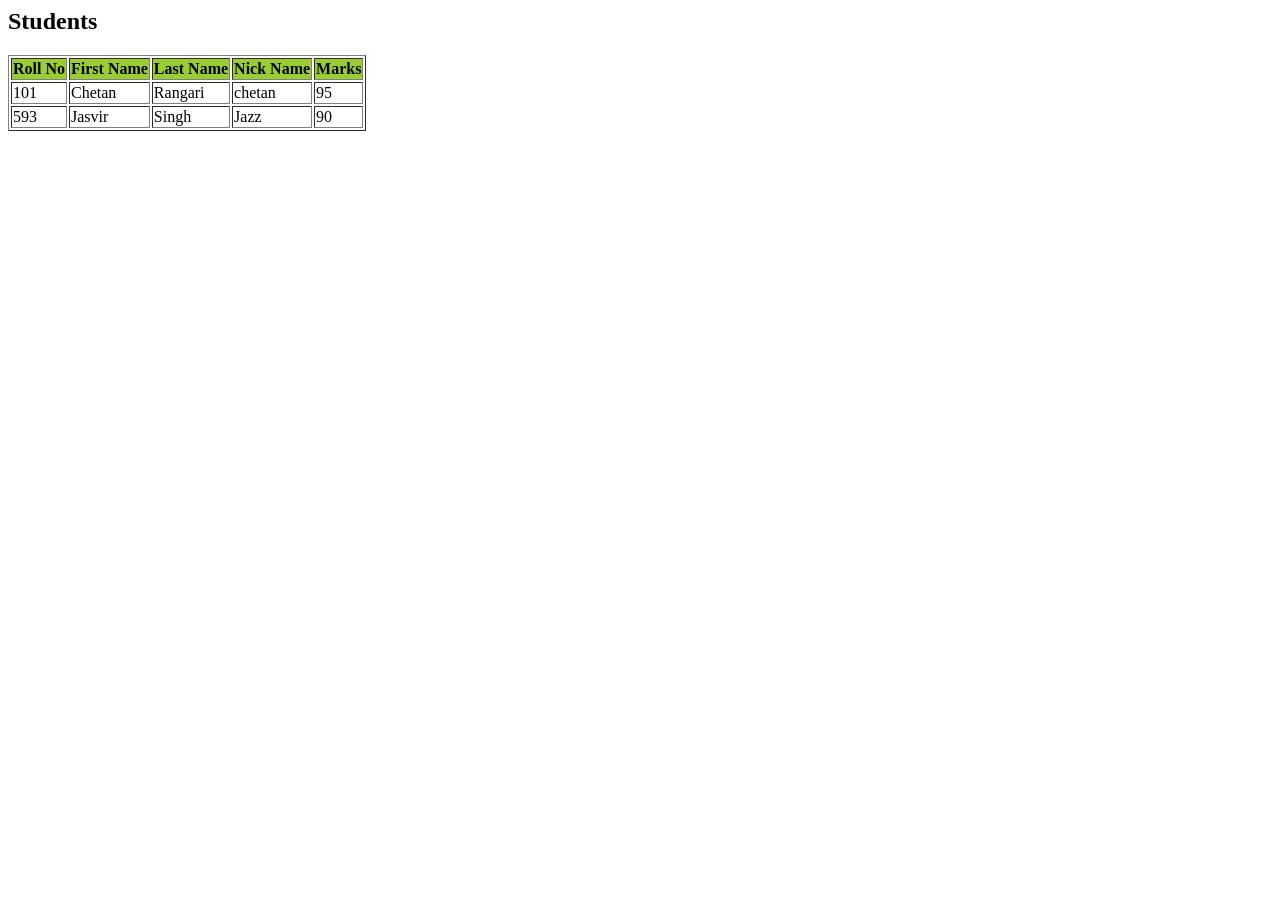
<file: Exp 13/students_output.htm>
﻿<html>
  <body>
    <h2>Students</h2>
    <table border="1">
      <tr bgcolor="#9acd32">
        <th>Roll No</th>
        <th>First Name</th>
        <th>Last Name</th>
        <th>Nick Name</th>
        <th>Marks</th>
      </tr>
      <tr>
        <td>101</td>
        <td>Chetan</td>
        <td>Rangari</td>
        <td>chetan</td>
        <td>95</td>
      </tr>
      <tr>
        <td>593</td>
        <td>Jasvir</td>
        <td>Singh</td>
        <td>Jazz</td>
        <td>90</td>
      </tr>
    </table>
  </body>
</html>
</file>
<file: Exp10/style.css>
:root {
    --primary-dark: #0f172a;
    --accent-blue: #38bdf8;
    --text-slate: #475569;
    --sidebar-text: #f1f5f9;
    --white: #ffffff;
}

* {
    margin: 0;
    padding: 0;
    box-sizing: border-box;
}

body {
    background: #cbd5e1;
    font-family: 'Inter', sans-serif;
    color: var(--primary-dark);
    line-height: 1.5;
    padding: 40px 0;
}

.resume-container {
    background: var(--white);
    max-width: 1000px;
    margin: 0 auto;
    display: flex;
    box-shadow: 0 25px 50px -12px rgba(0, 0, 0, 0.25);
    min-height: 1200px;
}

/* Sidebar Styling - Full Space Occupied */
.sidebar {
    background: var(--primary-dark);
    color: var(--sidebar-text);
    width: 38%;
    padding: 60px 40px;
    display: flex;
    flex-direction: column;
}

.name {
    font-size: 1.8rem;
    font-weight: 700;
    line-height: 1.2;
    color: var(--accent-blue);
    margin-bottom: 5px;
}

.title {
    font-size: 0.9rem;
    text-transform: uppercase;
    letter-spacing: 1px;
    opacity: 0.8;
}

.side-block {
    margin-top: 40px;
}

.side-title {
    font-size: 0.85rem;
    text-transform: uppercase;
    letter-spacing: 2px;
    color: var(--accent-blue);
    border-bottom: 1px solid #334155;
    padding-bottom: 8px;
    margin-bottom: 15px;
}

.contact-list, .simple-list {
    list-style: none;
}

.contact-list li {
    font-size: 0.85rem;
    margin-bottom: 12px;
    display: flex;
    align-items: center;
    gap: 10px;
}

.contact-list i {
    color: var(--accent-blue);
    width: 15px;
}

.skill-group {
    margin-bottom: 15px;
}

.skill-group h4 {
    font-size: 0.8rem;
    color: #94a3b8;
    margin-bottom: 4px;
}

.skill-group p, .simple-list li {
    font-size: 0.85rem;
    line-height: 1.4;
}

.org-item {
    margin-bottom: 12px;
}

.org-item strong {
    display: block;
    font-size: 0.9rem;
}

.org-item span {
    font-size: 0.8rem;
    color: #94a3b8;
}

/* Main Body Styling */
.main-body {
    width: 62%;
    padding: 60px 50px;
}

.main-header h2 {
    font-size: 1.2rem;
    margin-bottom: 15px;
    color: var(--primary-dark);
}

.main-header p {
    font-size: 0.95rem;
    color: var(--text-slate);
    text-align: justify;
}

.main-section {
    margin-top: 45px;
}

.section-heading {
    font-size: 1.1rem;
    text-transform: uppercase;
    display: flex;
    align-items: center;
    gap: 10px;
    border-bottom: 2px solid #f1f5f9;
    padding-bottom: 10px;
    margin-bottom: 20px;
}

.section-heading i {
    color: var(--accent-blue);
}

.exp-item {
    margin-bottom: 25px;
}

.exp-header {
    display: flex;
    justify-content: space-between;
    align-items: center;
}

.exp-header h3 {
    font-size: 1.05rem;
    color: #1e293b;
}

.exp-date {
    font-size: 0.85rem;
    font-weight: 600;
    color: var(--text-slate);
}

.institution, .achievement-loc {
    font-size: 0.9rem;
    color: #64748b;
    margin: 3px 0;
}

.status {
    color: var(--accent-blue);
    font-weight: 600;
    font-size: 0.85rem;
}

.project-tags {
    display: flex;
    flex-wrap: wrap;
    gap: 10px;
}

.p-tag {
    background: #f8fafc;
    border: 1px solid #e2e8f0;
    padding: 8px 16px;
    border-radius: 6px;
    font-size: 0.85rem;
    font-weight: 500;
    transition: 0.3s;
}

.p-tag:hover {
    border-color: var(--accent-blue);
    background: #f0f9ff;
}

/* Print Optimization */
@media print {
    body { background: none; padding: 0; }
    .resume-container { box-shadow: none; width: 100%; }
}
</file>
